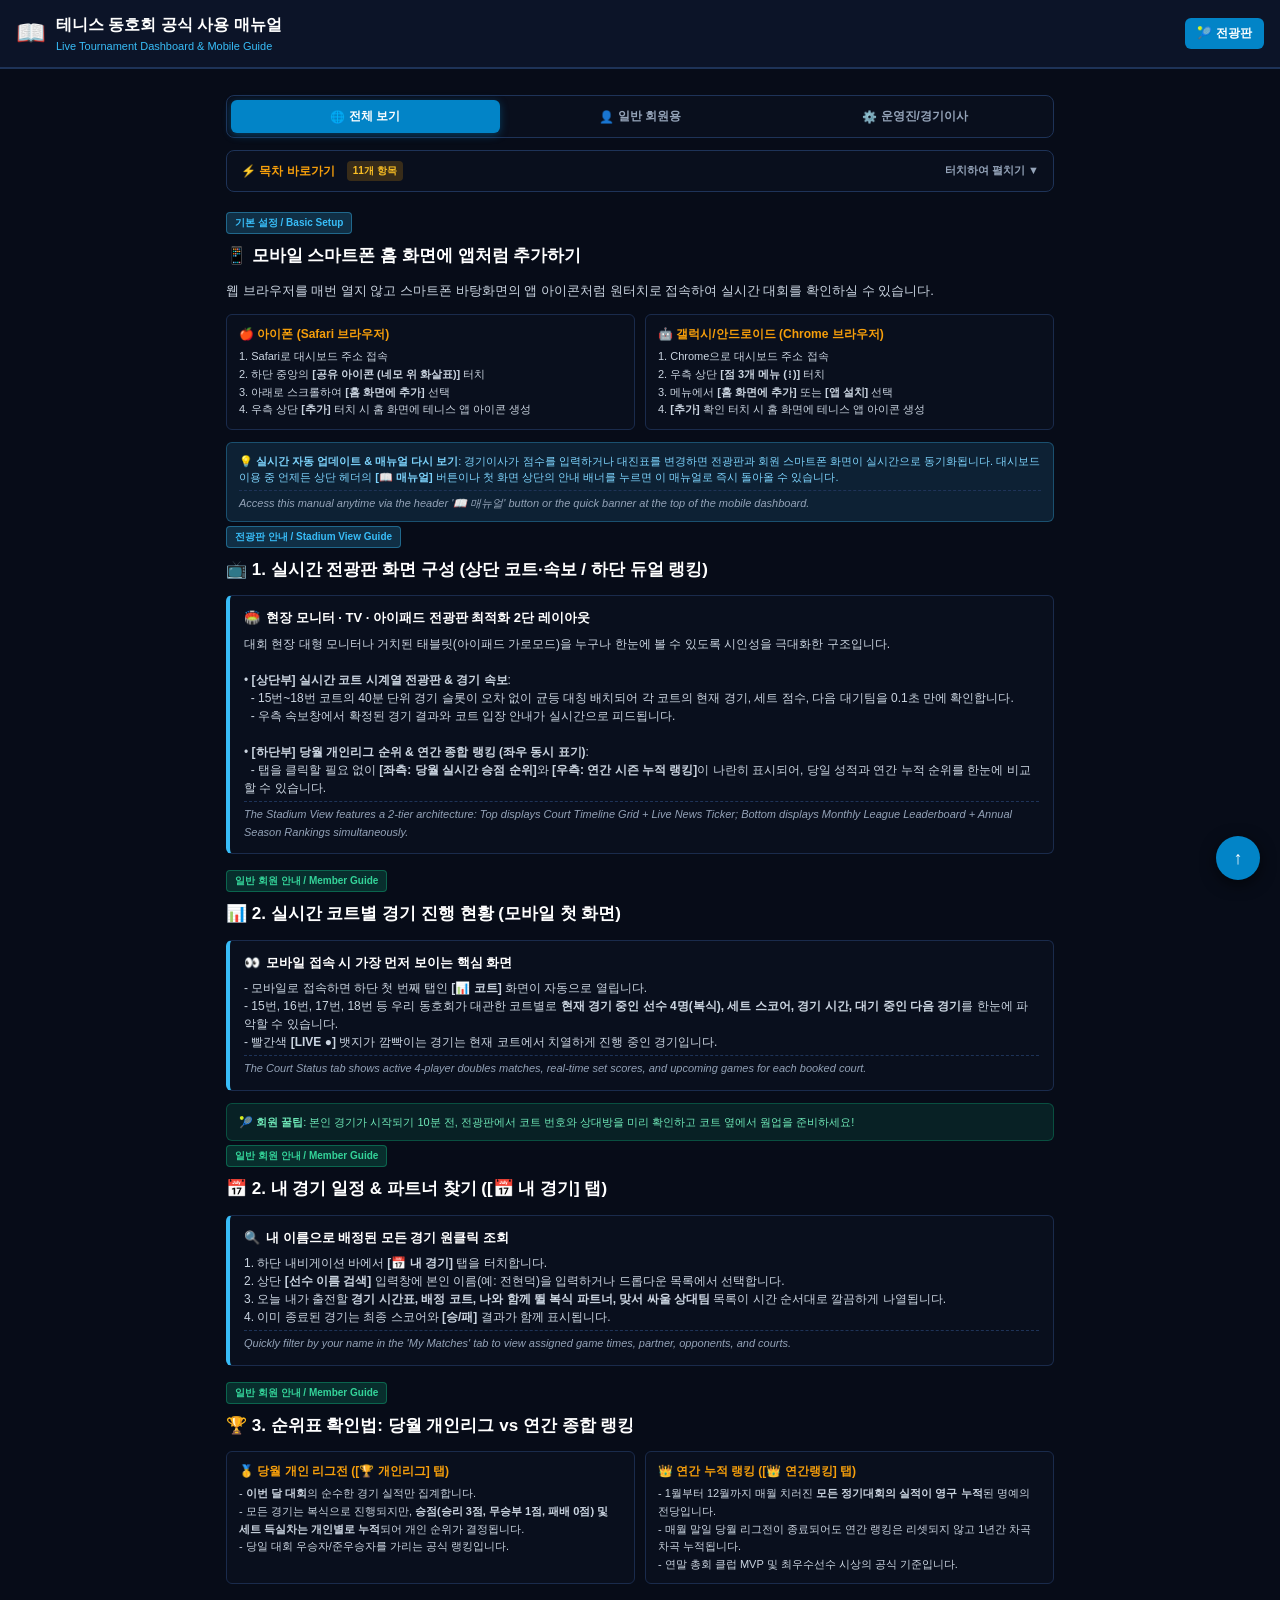
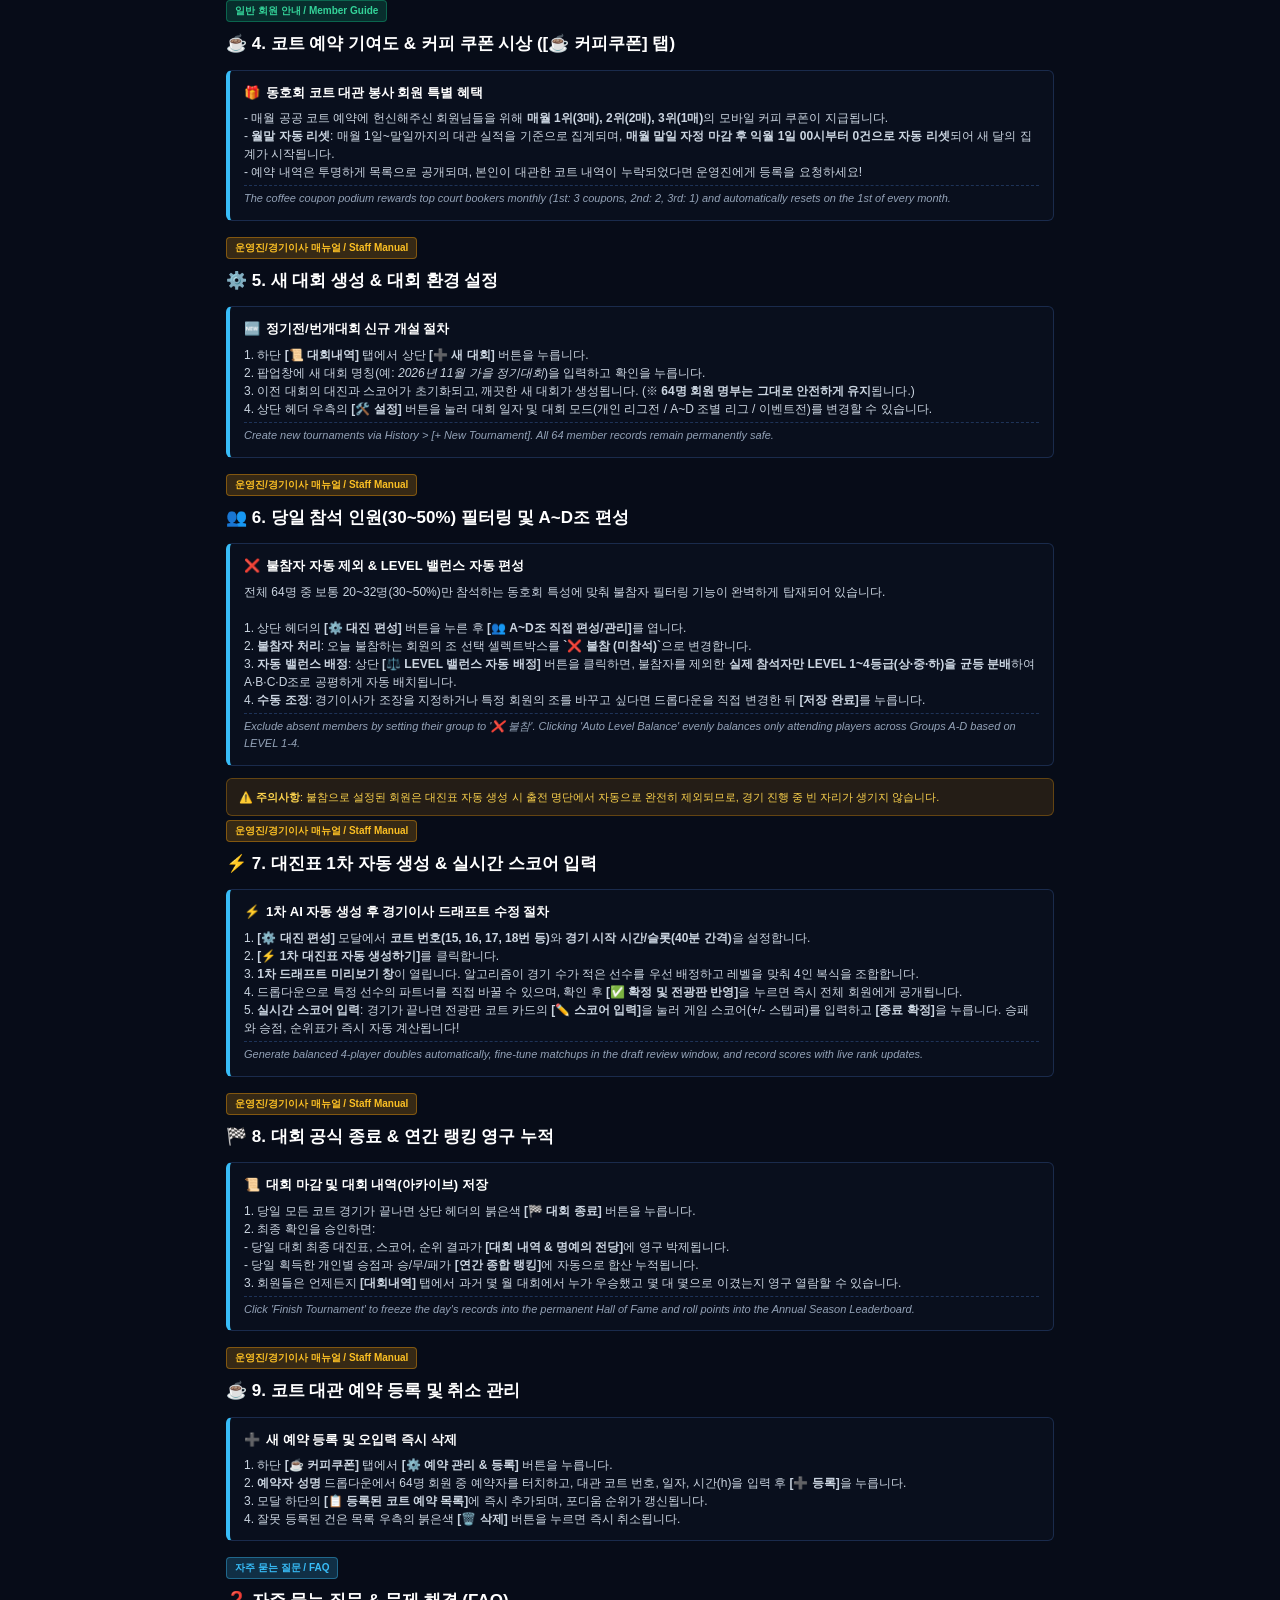
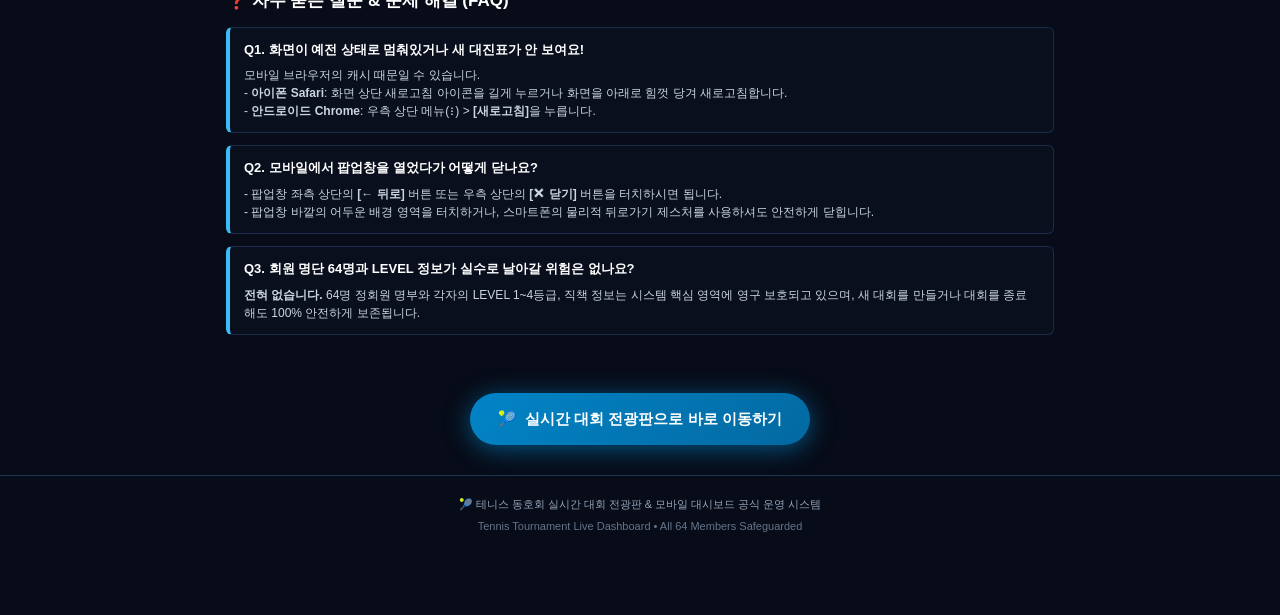
<file: manual.html>
<!DOCTYPE html>
<html lang="ko">
<head>
  <meta charset="UTF-8">
  <meta name="viewport" content="width=device-width, initial-scale=1.0, maximum-scale=1.0, user-scalable=no">
  <title>📖 테니스 동호회 실시간 대회 전광판 & 모바일 대시보드 공식 이용 매뉴얼</title>
  <style>
    :root {
      --bg-main: #070c18;
      --bg-card: #0e172a;
      --bg-card-hover: #172545;
      --border-color: #1e3358;
      --neon-cyan: #38bdf8;
      --neon-blue: #0284c7;
      --neon-gold: #f59e0b;
      --neon-green: #10b981;
      --neon-red: #ef4444;
      --neon-purple: #a855f7;
      --text-main: #f8fafc;
      --text-muted: #94a3b8;
      --font-family: -apple-system, BlinkMacSystemFont, "Pretendard", "Segoe UI", Roboto, sans-serif;
    }

    * { box-sizing: border-box; margin: 0; padding: 0; }
    body {
      background-color: var(--bg-main);
      color: var(--text-main);
      font-family: var(--font-family);
      line-height: 1.6;
      padding-bottom: 60px;
      -webkit-font-smoothing: antialiased;
    }

    /* Top Sticky Header */
    .manual-header {
      position: sticky;
      top: 0;
      z-index: 50;
      background: rgba(13, 22, 42, 0.95);
      backdrop-filter: blur(10px);
      border-bottom: 2px solid var(--border-color);
      padding: 12px 16px;
      display: flex;
      justify-content: space-between;
      align-items: center;
    }
    .header-title-wrap {
      display: flex;
      align-items: center;
      gap: 10px;
    }
    .header-icon { font-size: 24px; }
    .header-title {
      font-size: 16px;
      font-weight: 800;
      color: #fff;
    }
    .header-subtitle {
      font-size: 11px;
      color: var(--neon-cyan);
    }
    .btn-return-app {
      background: var(--neon-blue);
      color: #fff;
      text-decoration: none;
      font-size: 12px;
      font-weight: 800;
      padding: 6px 12px;
      border-radius: 6px;
      display: inline-flex;
      align-items: center;
      gap: 4px;
      white-space: nowrap;
      flex-shrink: 0;
      transition: all 0.2s;
    }
    .btn-return-app:hover {
      background: #0369a1;
    }

    /* Container */
    .container {
      max-width: 860px;
      margin: 0 auto;
      padding: 16px;
    }

    /* Target Audience Selector Tabs */
    .role-tabs {
      display: flex;
      gap: 6px;
      margin: 10px 0 12px;
      background: #090f1d;
      padding: 4px;
      border-radius: 8px;
      border: 1px solid var(--border-color);
    }
    .role-tab-btn {
      flex: 1;
      padding: 8px 6px;
      font-size: 12px;
      font-weight: 700;
      border: none;
      border-radius: 6px;
      background: transparent;
      color: var(--text-muted);
      cursor: pointer;
      display: flex;
      align-items: center;
      justify-content: center;
      gap: 4px;
      transition: all 0.2s;
    }
    .role-tab-btn.active {
      background: var(--neon-blue);
      color: #fff;
      font-weight: 800;
      box-shadow: 0 2px 8px rgba(2, 132, 199, 0.4);
    }

    /* Collapsible Quick-Jump TOC */
    .quick-nav-details {
      background: #090f1d;
      border: 1px solid var(--border-color);
      border-radius: 8px;
      padding: 10px 14px;
      margin-bottom: 16px;
      transition: all 0.2s;
    }
    .quick-nav-details[open] {
      border-color: var(--neon-cyan);
      background: #0b1426;
    }
    .quick-nav-summary {
      font-size: 12px;
      font-weight: 800;
      color: var(--neon-gold);
      display: flex;
      justify-content: space-between;
      align-items: center;
      list-style: none;
      cursor: pointer;
      user-select: none;
    }
    .quick-nav-summary::-webkit-details-marker {
      display: none;
    }
    .summary-badge {
      font-size: 10px;
      background: rgba(245, 158, 11, 0.2);
      color: #fbbf24;
      padding: 2px 6px;
      border-radius: 4px;
      margin-left: 6px;
    }
    .quick-nav-links {
      display: flex;
      flex-wrap: wrap;
      gap: 6px;
      margin-top: 10px;
      padding-top: 8px;
      border-top: 1px solid #1a2b4c;
    }
    .quick-nav-link {
      background: #111d33;
      color: #cbd5e1;
      text-decoration: none;
      font-size: 11px;
      font-weight: 600;
      padding: 5px 9px;
      border-radius: 4px;
      border: 1px solid #1f3358;
    }
    .quick-nav-link:hover {
      border-color: var(--neon-cyan);
      color: #fff;
      background: #172647;
    }
      border-color: var(--neon-cyan);
      color: #fff;
    }

    /* Section Cards */
    .manual-section {
      background: var(--bg-card);
      border: 1px solid var(--border-color);
      border-radius: 10px;
      padding: 20px;
      margin-bottom: 20px;
      box-shadow: 0 4px 15px rgba(0, 0, 0, 0.3);
    }
    .section-badge {
      display: inline-block;
      font-size: 10px;
      font-weight: 800;
      padding: 2px 8px;
      border-radius: 4px;
      margin-bottom: 8px;
    }
    .badge-member { background: rgba(16, 185, 129, 0.2); color: #34d399; border: 1px solid rgba(16, 185, 129, 0.4); }
    .badge-staff { background: rgba(245, 158, 11, 0.2); color: #fbbf24; border: 1px solid rgba(245, 158, 11, 0.4); }
    .badge-common { background: rgba(56, 189, 248, 0.2); color: #38bdf8; border: 1px solid rgba(56, 189, 248, 0.4); }

    .section-title {
      font-size: 17px;
      font-weight: 800;
      color: #fff;
      margin-bottom: 12px;
      display: flex;
      align-items: center;
      gap: 8px;
    }

    .step-box {
      background: #090f1d;
      border: 1px solid #1a2b4c;
      border-left: 4px solid var(--neon-cyan);
      border-radius: 6px;
      padding: 12px 14px;
      margin-bottom: 12px;
    }
    .step-header {
      font-size: 13px;
      font-weight: 800;
      color: #fff;
      display: flex;
      align-items: center;
      gap: 6px;
      margin-bottom: 6px;
    }
    .step-desc {
      font-size: 12px;
      color: #cbd5e1;
      line-height: 1.5;
    }

    .callout-box {
      border-radius: 6px;
      padding: 10px 12px;
      font-size: 11px;
      line-height: 1.5;
      margin-top: 8px;
    }
    .callout-tip { background: rgba(16, 185, 129, 0.12); border: 1px solid rgba(16, 185, 129, 0.3); color: #6ee7b7; }
    .callout-warn { background: rgba(245, 158, 11, 0.12); border: 1px solid rgba(245, 158, 11, 0.3); color: #fcd34d; }
    .callout-info { background: rgba(56, 189, 248, 0.12); border: 1px solid rgba(56, 189, 248, 0.3); color: #7dd3fc; }

    /* Dual Language Subsection */
    .bilingual-block {
      display: grid;
      grid-template-columns: 1fr;
      gap: 6px;
      margin-top: 8px;
    }
    .en-subtext {
      font-size: 11px;
      color: #94a3b8;
      font-style: italic;
      border-top: 1px dashed #1e3358;
      padding-top: 4px;
      margin-top: 4px;
    }

    /* Key Value Grid */
    .feature-grid {
      display: grid;
      grid-template-columns: repeat(auto-fit, minmax(240px, 1fr));
      gap: 10px;
      margin: 12px 0;
    }
    .feature-item {
      background: #090f1d;
      border: 1px solid #1a2b4c;
      border-radius: 6px;
      padding: 10px 12px;
    }
    .feature-title {
      font-size: 12px;
      font-weight: 800;
      color: var(--neon-gold);
      margin-bottom: 4px;
    }
    .feature-body {
      font-size: 11px;
      color: #cbd5e1;
    }

    /* Floating Back to Top */
    .floating-top-btn {
      position: fixed;
      bottom: 20px;
      right: 20px;
      width: 44px;
      height: 44px;
      border-radius: 50%;
      background: var(--neon-blue);
      color: #fff;
      display: flex;
      align-items: center;
      justify-content: center;
      border: none;
      box-shadow: 0 4px 15px rgba(0, 0, 0, 0.6);
      cursor: pointer;
      font-size: 18px;
      z-index: 90;
    }

    /* Footer */
    .manual-footer {
      text-align: center;
      font-size: 11px;
      color: var(--text-muted);
      margin-top: 30px;
      padding: 20px;
      border-top: 1px solid var(--border-color);
    }
  </style>
</head>
<body>

  <!-- Top Sticky Navigation -->
  <header class="manual-header">
    <div class="header-title-wrap">
      <span class="header-icon">📖</span>
      <div>
        <h1 class="header-title">테니스 동호회 공식 사용 매뉴얼</h1>
        <div class="header-subtitle">Live Tournament Dashboard &amp; Mobile Guide</div>
      </div>
    </div>
    <a href="index.html" class="btn-return-app">
      <span>🎾</span>
      <span>전광판</span>
    </a>
  </header>

  <div class="container">

    <!-- Role Filter Tabs -->
    <div class="role-tabs">
      <button class="role-tab-btn active" onclick="filterManual('all')">
        <span>🌐</span>
        <span>전체 보기</span>
      </button>
      <button class="role-tab-btn" onclick="filterManual('member')">
        <span>👤</span>
        <span>일반 회원용</span>
      </button>
      <button class="role-tab-btn" onclick="filterManual('staff')">
        <span>⚙️</span>
        <span>운영진/경기이사</span>
      </button>
    </div>

    <!-- Collapsible Quick Navigation TOC -->
    <details class="quick-nav-details">
      <summary class="quick-nav-summary">
        <div style="display:flex; align-items:center; gap:6px;">
          <span>⚡ 목차 바로가기</span>
          <span class="summary-badge">11개 항목</span>
        </div>
        <span style="font-size:11px; color:var(--text-muted);">터치하여 펼치기 ▼</span>
      </summary>
      <div class="quick-nav-links">
        <a href="#sec-quickstart" class="quick-nav-link">📱 0. 홈화면 추가</a>
        <a href="#sec-stadium-layout" class="quick-nav-link">📺 1. 전광판 화면 구성</a>
        <a href="#sec-member-courts" class="quick-nav-link">📊 2. 모바일 코트 현황</a>
        <a href="#sec-member-mymatches" class="quick-nav-link">📅 3. 내 경기 찾기</a>
        <a href="#sec-member-rankings" class="quick-nav-link">🏆 4. 개인리그 &amp; 연간랭킹</a>
        <a href="#sec-member-coffee" class="quick-nav-link">☕ 5. 커피 쿠폰 순위</a>
        <a href="#sec-staff-newtourney" class="quick-nav-link">⚙️ 6. 신규 대회 생성</a>
        <a href="#sec-staff-attendance" class="quick-nav-link">👥 7. 참석자 &amp; 조편성</a>
        <a href="#sec-staff-matchmaker" class="quick-nav-link">⚡ 8. 대진표 &amp; 스코어</a>
        <a href="#sec-staff-finish" class="quick-nav-link">🏁 9. 대회 종료 &amp; 이력</a>
        <a href="#sec-faq" class="quick-nav-link">❓ FAQ &amp; 캐시</a>
      </div>
    </details>

    <!-- SECTION 0: Quickstart & Mobile Installation -->
    <section id="sec-quickstart" class="manual-section sec-member sec-staff">
      <span class="section-badge badge-common">기본 설정 / Basic Setup</span>
      <h2 class="section-title">📱 모바일 스마트폰 홈 화면에 앱처럼 추가하기</h2>
      
      <p style="font-size: 13px; color: #cbd5e1; margin-bottom: 12px;">
        웹 브라우저를 매번 열지 않고 스마트폰 바탕화면의 앱 아이콘처럼 원터치로 접속하여 실시간 대회를 확인하실 수 있습니다.
      </p>

      <div class="feature-grid">
        <div class="feature-item">
          <div class="feature-title">🍎 아이폰 (Safari 브라우저)</div>
          <div class="feature-body">
            1. Safari로 대시보드 주소 접속<br>
            2. 하단 중앙의 <b>[공유 아이콘 (네모 위 화살표)]</b> 터치<br>
            3. 아래로 스크롤하여 <b>[홈 화면에 추가]</b> 선택<br>
            4. 우측 상단 <b>[추가]</b> 터치 시 홈 화면에 테니스 앱 아이콘 생성
          </div>
        </div>
        <div class="feature-item">
          <div class="feature-title">🤖 갤럭시/안드로이드 (Chrome 브라우저)</div>
          <div class="feature-body">
            1. Chrome으로 대시보드 주소 접속<br>
            2. 우측 상단 <b>[점 3개 메뉴 (⋮)]</b> 터치<br>
            3. 메뉴에서 <b>[홈 화면에 추가]</b> 또는 <b>[앱 설치]</b> 선택<br>
            4. <b>[추가]</b> 확인 터치 시 홈 화면에 테니스 앱 아이콘 생성
          </div>
        </div>
      </div>

      <div class="callout-box callout-info">
        💡 <b>실시간 자동 업데이트 &amp; 매뉴얼 다시 보기</b>: 경기이사가 점수를 입력하거나 대진표를 변경하면 전광판과 회원 스마트폰 화면이 실시간으로 동기화됩니다. 대시보드 이용 중 언제든 상단 헤더의 <b>[📖 매뉴얼]</b> 버튼이나 첫 화면 상단의 안내 배너를 누르면 이 매뉴얼로 즉시 돌아올 수 있습니다.
        <div class="en-subtext">Access this manual anytime via the header '📖 매뉴얼' button or the quick banner at the top of the mobile dashboard.</div>
      </div>
    </section>

    <!-- SECTION 1: 대형 전광판 / iPad / PC 화면 구성 -->
    <section id="sec-stadium-layout" class="manual-section sec-member sec-staff">
      <span class="section-badge badge-common">전광판 안내 / Stadium View Guide</span>
      <h2 class="section-title">📺 1. 실시간 전광판 화면 구성 (상단 코트·속보 / 하단 듀얼 랭킹)</h2>
      
      <div class="step-box">
        <div class="step-header">
          <span>🏟️</span>
          <span>현장 모니터 · TV · 아이패드 전광판 최적화 2단 레이아웃</span>
        </div>
        <div class="step-desc">
          대회 현장 대형 모니터나 거치된 태블릿(아이패드 가로모드)을 누구나 한눈에 볼 수 있도록 시인성을 극대화한 구조입니다.<br><br>
          • <b>[상단부] 실시간 코트 시계열 전광판 &amp; 경기 속보</b>:<br>
          &nbsp;&nbsp;- 15번~18번 코트의 40분 단위 경기 슬롯이 오차 없이 균등 대칭 배치되어 각 코트의 현재 경기, 세트 점수, 다음 대기팀을 0.1초 만에 확인합니다.<br>
          &nbsp;&nbsp;- 우측 속보창에서 확정된 경기 결과와 코트 입장 안내가 실시간으로 피드됩니다.<br><br>
          • <b>[하단부] 당월 개인리그 순위 &amp; 연간 종합 랭킹 (좌우 동시 표기)</b>:<br>
          &nbsp;&nbsp;- 탭을 클릭할 필요 없이 <b>[좌측: 당월 실시간 승점 순위]</b>와 <b>[우측: 연간 시즌 누적 랭킹]</b>이 나란히 표시되어, 당일 성적과 연간 누적 순위를 한눈에 비교할 수 있습니다.
        </div>
        <div class="en-subtext">The Stadium View features a 2-tier architecture: Top displays Court Timeline Grid + Live News Ticker; Bottom displays Monthly League Leaderboard + Annual Season Rankings simultaneously.</div>
      </div>
    </section>

    <!-- ============================================================== -->
    <!-- 🎾 PART 1: 일반 회원용 이용 가이드 (FOR GENERAL MEMBERS) -->
    <!-- ============================================================== -->

    <!-- SECTION 2: 코트별 진행 현황 -->
    <section id="sec-member-courts" class="manual-section sec-member">
      <span class="section-badge badge-member">일반 회원 안내 / Member Guide</span>
      <h2 class="section-title">📊 2. 실시간 코트별 경기 진행 현황 (모바일 첫 화면)</h2>
      
      <div class="step-box">
        <div class="step-header">
          <span>👀</span>
          <span>모바일 접속 시 가장 먼저 보이는 핵심 화면</span>
        </div>
        <div class="step-desc">
          - 모바일로 접속하면 하단 첫 번째 탭인 <b>[📊 코트]</b> 화면이 자동으로 열립니다.<br>
          - 15번, 16번, 17번, 18번 등 우리 동호회가 대관한 코트별로 <b>현재 경기 중인 선수 4명(복식), 세트 스코어, 경기 시간, 대기 중인 다음 경기</b>를 한눈에 파악할 수 있습니다.<br>
          - 빨간색 <b>[LIVE ●]</b> 뱃지가 깜빡이는 경기는 현재 코트에서 치열하게 진행 중인 경기입니다.
        </div>
        <div class="en-subtext">The Court Status tab shows active 4-player doubles matches, real-time set scores, and upcoming games for each booked court.</div>
      </div>

      <div class="callout-box callout-tip">
        🎾 <b>회원 꿀팁</b>: 본인 경기가 시작되기 10분 전, 전광판에서 코트 번호와 상대방을 미리 확인하고 코트 옆에서 웜업을 준비하세요!
      </div>
    </section>

    <!-- SECTION 2: 내 경기 찾기 -->
    <section id="sec-member-mymatches" class="manual-section sec-member">
      <span class="section-badge badge-member">일반 회원 안내 / Member Guide</span>
      <h2 class="section-title">📅 2. 내 경기 일정 &amp; 파트너 찾기 ([📅 내 경기] 탭)</h2>

      <div class="step-box">
        <div class="step-header">
          <span>🔍</span>
          <span>내 이름으로 배정된 모든 경기 원클릭 조회</span>
        </div>
        <div class="step-desc">
          1. 하단 내비게이션 바에서 <b>[📅 내 경기]</b> 탭을 터치합니다.<br>
          2. 상단 <b>[선수 이름 검색]</b> 입력창에 본인 이름(예: 전현덕)을 입력하거나 드롭다운 목록에서 선택합니다.<br>
          3. 오늘 내가 출전할 <b>경기 시간표, 배정 코트, 나와 함께 뛸 복식 파트너, 맞서 싸울 상대팀</b> 목록이 시간 순서대로 깔끔하게 나열됩니다.<br>
          4. 이미 종료된 경기는 최종 스코어와 <b>[승/패]</b> 결과가 함께 표시됩니다.
        </div>
        <div class="en-subtext">Quickly filter by your name in the 'My Matches' tab to view assigned game times, partner, opponents, and courts.</div>
      </div>
    </section>

    <!-- SECTION 3: 랭킹 확인 -->
    <section id="sec-member-rankings" class="manual-section sec-member">
      <span class="section-badge badge-member">일반 회원 안내 / Member Guide</span>
      <h2 class="section-title">🏆 3. 순위표 확인법: 당월 개인리그 vs 연간 종합 랭킹</h2>

      <div class="feature-grid">
        <div class="feature-item">
          <div class="feature-title">🥇 당월 개인 리그전 ([🏆 개인리그] 탭)</div>
          <div class="feature-body">
            - <b>이번 달 대회</b>의 순수한 경기 실적만 집계합니다.<br>
            - 모든 경기는 복식으로 진행되지만, <b>승점(승리 3점, 무승부 1점, 패배 0점) 및 세트 득실차는 개인별로 누적</b>되어 개인 순위가 결정됩니다.<br>
            - 당일 대회 우승자/준우승자를 가리는 공식 랭킹입니다.
          </div>
        </div>
        <div class="feature-item">
          <div class="feature-title">👑 연간 누적 랭킹 ([👑 연간랭킹] 탭)</div>
          <div class="feature-body">
            - 1월부터 12월까지 매월 치러진 <b>모든 정기대회의 실적이 영구 누적</b>된 명예의 전당입니다.<br>
            - 매월 말일 당월 리그전이 종료되어도 연간 랭킹은 리셋되지 않고 1년간 차곡차곡 누적됩니다.<br>
            - 연말 총회 클럽 MVP 및 최우수선수 시상의 공식 기준입니다.
          </div>
        </div>
      </div>
    </section>

    <!-- SECTION 4: 커피 쿠폰 순위표 -->
    <section id="sec-member-coffee" class="manual-section sec-member">
      <span class="section-badge badge-member">일반 회원 안내 / Member Guide</span>
      <h2 class="section-title">☕ 4. 코트 예약 기여도 &amp; 커피 쿠폰 시상 ([☕ 커피쿠폰] 탭)</h2>

      <div class="step-box">
        <div class="step-header">
          <span>🎁</span>
          <span>동호회 코트 대관 봉사 회원 특별 혜택</span>
        </div>
        <div class="step-desc">
          - 매월 공공 코트 예약에 헌신해주신 회원님들을 위해 <b>매월 1위(3매), 2위(2매), 3위(1매)</b>의 모바일 커피 쿠폰이 지급됩니다.<br>
          - <b>월말 자동 리셋</b>: 매월 1일~말일까지의 대관 실적을 기준으로 집계되며, <b>매월 말일 자정 마감 후 익월 1일 00시부터 0건으로 자동 리셋</b>되어 새 달의 집계가 시작됩니다.<br>
          - 예약 내역은 투명하게 목록으로 공개되며, 본인이 대관한 코트 내역이 누락되었다면 운영진에게 등록을 요청하세요!
        </div>
        <div class="en-subtext">The coffee coupon podium rewards top court bookers monthly (1st: 3 coupons, 2nd: 2, 3rd: 1) and automatically resets on the 1st of every month.</div>
      </div>
    </section>

    <!-- ============================================================== -->
    <!-- ⚙️ PART 2: 경기이사 & 운영진 실전 매뉴얼 (FOR STAFF & DIRECTORS) -->
    <!-- ============================================================== -->

    <!-- SECTION 5: 신규 대회 생성 -->
    <section id="sec-staff-newtourney" class="manual-section sec-staff">
      <span class="section-badge badge-staff">운영진/경기이사 매뉴얼 / Staff Manual</span>
      <h2 class="section-title">⚙️ 5. 새 대회 생성 &amp; 대회 환경 설정</h2>

      <div class="step-box">
        <div class="step-header">
          <span>🆕</span>
          <span>정기전/번개대회 신규 개설 절차</span>
        </div>
        <div class="step-desc">
          1. 하단 <b>[📜 대회내역]</b> 탭에서 상단 <b>[➕ 새 대회]</b> 버튼을 누릅니다.<br>
          2. 팝업창에 새 대회 명칭(예: <i>2026년 11월 가을 정기대회</i>)을 입력하고 확인을 누릅니다.<br>
          3. 이전 대회의 대진과 스코어가 초기화되고, 깨끗한 새 대회가 생성됩니다. (※ <b>64명 회원 명부는 그대로 안전하게 유지</b>됩니다.)<br>
          4. 상단 헤더 우측의 <b>[🛠️ 설정]</b> 버튼을 눌러 대회 일자 및 대회 모드(개인 리그전 / A~D 조별 리그 / 이벤트전)를 변경할 수 있습니다.
        </div>
        <div class="en-subtext">Create new tournaments via History > [+ New Tournament]. All 64 member records remain permanently safe.</div>
      </div>
    </section>

    <!-- SECTION 6: 참석자 필터링 & 조 편성 -->
    <section id="sec-staff-attendance" class="manual-section sec-staff">
      <span class="section-badge badge-staff">운영진/경기이사 매뉴얼 / Staff Manual</span>
      <h2 class="section-title">👥 6. 당일 참석 인원(30~50%) 필터링 및 A~D조 편성</h2>

      <div class="step-box">
        <div class="step-header">
          <span>❌</span>
          <span>불참자 자동 제외 &amp; LEVEL 밸런스 자동 편성</span>
        </div>
        <div class="step-desc">
          전체 64명 중 보통 20~32명(30~50%)만 참석하는 동호회 특성에 맞춰 불참자 필터링 기능이 완벽하게 탑재되어 있습니다.<br><br>
          1. 상단 헤더의 <b>[⚙️ 대진 편성]</b> 버튼을 누른 후 <b>[👥 A~D조 직접 편성/관리]</b>를 엽니다.<br>
          2. <b>불참자 처리</b>: 오늘 불참하는 회원의 조 선택 셀렉트박스를 <b>`❌ 불참 (미참석)`</b>으로 변경합니다.<br>
          3. <b>자동 밸런스 배정</b>: 상단 <b>[⚖️ LEVEL 밸런스 자동 배정]</b> 버튼을 클릭하면, 불참자를 제외한 <b>실제 참석자만 LEVEL 1~4등급(상·중·하)을 균등 분배</b>하여 A·B·C·D조로 공평하게 자동 배치됩니다.<br>
          4. <b>수동 조정</b>: 경기이사가 조장을 지정하거나 특정 회원의 조를 바꾸고 싶다면 드롭다운을 직접 변경한 뒤 <b>[저장 완료]</b>를 누릅니다.
        </div>
        <div class="en-subtext">Exclude absent members by setting their group to '❌ 불참'. Clicking 'Auto Level Balance' evenly balances only attending players across Groups A-D based on LEVEL 1-4.</div>
      </div>

      <div class="callout-box callout-warn">
        ⚠️ <b>주의사항</b>: 불참으로 설정된 회원은 대진표 자동 생성 시 출전 명단에서 자동으로 완전히 제외되므로, 경기 진행 중 빈 자리가 생기지 않습니다.
      </div>
    </section>

    <!-- SECTION 7: 대진표 생성 및 스코어 입력 -->
    <section id="sec-staff-matchmaker" class="manual-section sec-staff">
      <span class="section-badge badge-staff">운영진/경기이사 매뉴얼 / Staff Manual</span>
      <h2 class="section-title">⚡ 7. 대진표 1차 자동 생성 &amp; 실시간 스코어 입력</h2>

      <div class="step-box">
        <div class="step-header">
          <span>⚡</span>
          <span>1차 AI 자동 생성 후 경기이사 드래프트 수정 절차</span>
        </div>
        <div class="step-desc">
          1. <b>[⚙️ 대진 편성]</b> 모달에서 <b>코트 번호(15, 16, 17, 18번 등)</b>와 <b>경기 시작 시간/슬롯(40분 간격)</b>을 설정합니다.<br>
          2. <b>[⚡ 1차 대진표 자동 생성하기]</b>를 클릭합니다.<br>
          3. <b>1차 드래프트 미리보기 창</b>이 열립니다. 알고리즘이 경기 수가 적은 선수를 우선 배정하고 레벨을 맞춰 4인 복식을 조합합니다.<br>
          4. 드롭다운으로 특정 선수의 파트너를 직접 바꿀 수 있으며, 확인 후 <b>[✅ 확정 및 전광판 반영]</b>을 누르면 즉시 전체 회원에게 공개됩니다.<br>
          5. <b>실시간 스코어 입력</b>: 경기가 끝나면 전광판 코트 카드의 <b>[✏️ 스코어 입력]</b>을 눌러 게임 스코어(+/- 스텝퍼)를 입력하고 <b>[종료 확정]</b>을 누릅니다. 승패와 승점, 순위표가 즉시 자동 계산됩니다!
        </div>
        <div class="en-subtext">Generate balanced 4-player doubles automatically, fine-tune matchups in the draft review window, and record scores with live rank updates.</div>
      </div>
    </section>

    <!-- SECTION 8: 대회 종료 & 영구 보관 -->
    <section id="sec-staff-finish" class="manual-section sec-staff">
      <span class="section-badge badge-staff">운영진/경기이사 매뉴얼 / Staff Manual</span>
      <h2 class="section-title">🏁 8. 대회 공식 종료 &amp; 연간 랭킹 영구 누적</h2>

      <div class="step-box">
        <div class="step-header">
          <span>📜</span>
          <span>대회 마감 및 대회 내역(아카이브) 저장</span>
        </div>
        <div class="step-desc">
          1. 당일 모든 코트 경기가 끝나면 상단 헤더의 붉은색 <b>[🏁 대회 종료]</b> 버튼을 누릅니다.<br>
          2. 최종 확인을 승인하면:<br>
             - 당일 대회 최종 대진표, 스코어, 순위 결과가 <b>[대회 내역 &amp; 명예의 전당]</b>에 영구 박제됩니다.<br>
             - 당일 획득한 개인별 승점과 승/무/패가 <b>[연간 종합 랭킹]</b>에 자동으로 합산 누적됩니다.<br>
          3. 회원들은 언제든지 <b>[대회내역]</b> 탭에서 과거 몇 월 대회에서 누가 우승했고 몇 대 몇으로 이겼는지 영구 열람할 수 있습니다.
        </div>
        <div class="en-subtext">Click 'Finish Tournament' to freeze the day's records into the permanent Hall of Fame and roll points into the Annual Season Leaderboard.</div>
      </div>
    </section>

    <!-- SECTION 9: 코트 대관 기록 등록/삭제 -->
    <section id="sec-staff-booking" class="manual-section sec-staff">
      <span class="section-badge badge-staff">운영진/경기이사 매뉴얼 / Staff Manual</span>
      <h2 class="section-title">☕ 9. 코트 대관 예약 등록 및 취소 관리</h2>

      <div class="step-box">
        <div class="step-header">
          <span>➕</span>
          <span>새 예약 등록 및 오입력 즉시 삭제</span>
        </div>
        <div class="step-desc">
          1. 하단 <b>[☕ 커피쿠폰]</b> 탭에서 <b>[⚙️ 예약 관리 &amp; 등록]</b> 버튼을 누릅니다.<br>
          2. <b>예약자 성명</b> 드롭다운에서 64명 회원 중 예약자를 터치하고, 대관 코트 번호, 일자, 시간(h)을 입력 후 <b>[➕ 등록]</b>을 누릅니다.<br>
          3. 모달 하단의 <b>[📋 등록된 코트 예약 목록]</b>에 즉시 추가되며, 포디움 순위가 갱신됩니다.<br>
          4. 잘못 등록된 건은 목록 우측의 붉은색 <b>[🗑️ 삭제]</b> 버튼을 누르면 즉시 취소됩니다.
        </div>
      </div>
    </section>

    <!-- ============================================================== -->
    <!-- ❓ PART 3: 자주 묻는 질문 & 문제 해결 (FAQ) -->
    <!-- ============================================================== -->
    <section id="sec-faq" class="manual-section sec-member sec-staff">
      <span class="section-badge badge-common">자주 묻는 질문 / FAQ</span>
      <h2 class="section-title">❓ 자주 묻는 질문 &amp; 문제 해결 (FAQ)</h2>

      <div class="step-box">
        <div class="step-header">Q1. 화면이 예전 상태로 멈춰있거나 새 대진표가 안 보여요!</div>
        <div class="step-desc">
          모바일 브라우저의 캐시 때문일 수 있습니다.<br>
          - <b>아이폰 Safari</b>: 화면 상단 새로고침 아이콘을 길게 누르거나 화면을 아래로 힘껏 당겨 새로고침합니다.<br>
          - <b>안드로이드 Chrome</b>: 우측 상단 메뉴(⋮) > <b>[새로고침]</b>을 누릅니다.
        </div>
      </div>

      <div class="step-box">
        <div class="step-header">Q2. 모바일에서 팝업창을 열었다가 어떻게 닫나요?</div>
        <div class="step-desc">
          - 팝업창 좌측 상단의 <b>[← 뒤로]</b> 버튼 또는 우측 상단의 <b>[✕ 닫기]</b> 버튼을 터치하시면 됩니다.<br>
          - 팝업창 바깥의 어두운 배경 영역을 터치하거나, 스마트폰의 물리적 뒤로가기 제스처를 사용하셔도 안전하게 닫힙니다.
        </div>
      </div>

      <div class="step-box">
        <div class="step-header">Q3. 회원 명단 64명과 LEVEL 정보가 실수로 날아갈 위험은 없나요?</div>
        <div class="step-desc">
          <b>전혀 없습니다.</b> 64명 정회원 명부와 각자의 LEVEL 1~4등급, 직책 정보는 시스템 핵심 영역에 영구 보호되고 있으며, 새 대회를 만들거나 대회를 종료해도 100% 안전하게 보존됩니다.
        </div>
      </div>
    </section>

  </div>

  <!-- Floating Back to Top Button -->
  <button class="floating-top-btn" onclick="window.scrollTo({ top: 0, behavior: 'smooth' })" title="맨 위로">
    ↑
  </button>

  <!-- Big Direct Link to Tournament Dashboard -->
  <div style="text-align: center; margin: 30px 16px 15px;">
    <a href="index.html" style="text-decoration:none; display:inline-flex; align-items:center; gap:8px; padding: 14px 28px; font-size: 15px; font-weight: 900; background: linear-gradient(135deg, #0284c7, #0369a1); border-radius: 30px; box-shadow: 0 4px 25px rgba(2, 132, 199, 0.6); color: #fff;">
      <span>🎾</span> <span>실시간 대회 전광판으로 바로 이동하기</span>
    </a>
  </div>

  <footer class="manual-footer">
    <p>🎾 테니스 동호회 실시간 대회 전광판 &amp; 모바일 대시보드 공식 운영 시스템</p>
    <p style="margin-top: 4px; color: #64748b;">Tennis Tournament Live Dashboard • All 64 Members Safeguarded</p>
  </footer>

  <script>
    function filterManual(role) {
      document.querySelectorAll('.role-tab-btn').forEach(btn => btn.classList.remove('active'));
      const activeBtn = event.currentTarget;
      if (activeBtn) activeBtn.classList.add('active');

      const allSections = document.querySelectorAll('.manual-section');
      if (role === 'all') {
        allSections.forEach(el => el.style.display = 'block');
      } else if (role === 'member') {
        allSections.forEach(el => {
          el.style.display = el.classList.contains('sec-member') ? 'block' : 'none';
        });
      } else if (role === 'staff') {
        allSections.forEach(el => {
          el.style.display = el.classList.contains('sec-staff') ? 'block' : 'none';
        });
      }
    }
  </script>
</body>
</html>
</file>
